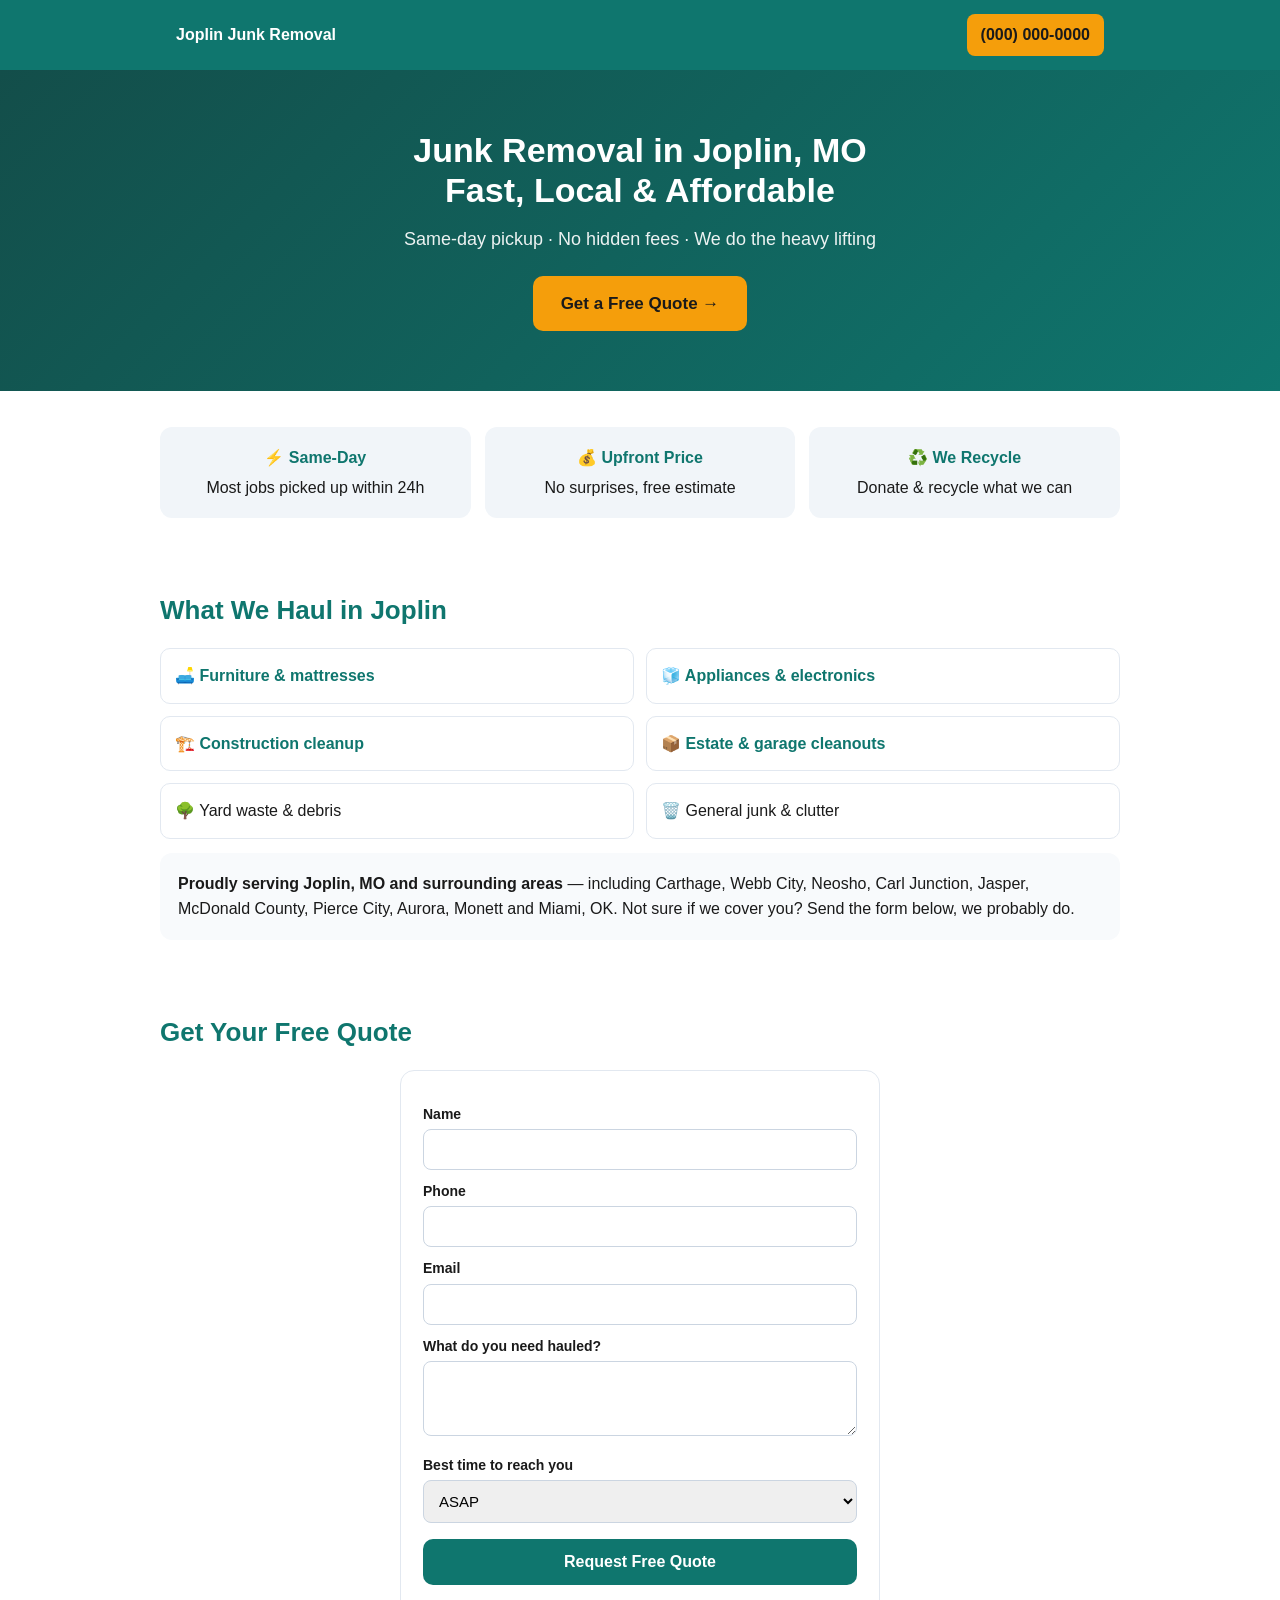
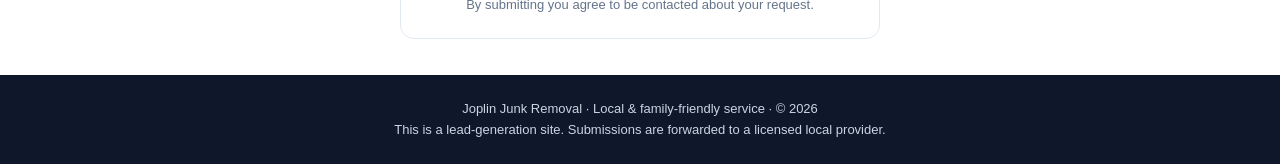
<file: index.html>
<!DOCTYPE html>
<html lang="en">
<head>
<meta charset="UTF-8" />
<meta name="viewport" content="width=device-width, initial-scale=1.0" />
<meta name="google-site-verification" content="6bH9EthlqCvYDtZOpB6VjNLC4aDXg5K7tRNq816-dIY" />
<title>Junk Removal in Joplin, MO | Fast, Local & Affordable</title>
<meta name="description" content="Need junk removal in Joplin, MO? We haul furniture, appliances, yard waste and debris fast. Same-day pickup available. Get a free quote today." />
<script type="application/ld+json">
{
  "@context": "https://schema.org",
  "@type": "LocalBusiness",
  "name": "Joplin Junk Removal",
  "areaServed": "Joplin, MO",
  "telephone": "+1-000-000-0000",
  "url": "https://liuxiaohang666888.github.io/joplin-junk/",
  "priceRange": "$$",
  "address": { "@type": "PostalAddress", "addressLocality": "Joplin", "addressRegion": "MO", "addressCountry": "US" }
}
</script>
<link rel="stylesheet" href="style.css" />
</head>
<body>

<header>
  <div class="wrap">
    <a href="./">Joplin Junk Removal</a>
    <a class="phone" href="tel:+10000000000">(000) 000-0000</a>
  </div>
</header>

<section class="hero">
  <div class="wrap">
    <h1>Junk Removal in Joplin, MO<br/>Fast, Local &amp; Affordable</h1>
    <p>Same-day pickup &middot; No hidden fees &middot; We do the heavy lifting</p>
    <a class="btn" href="#quote">Get a Free Quote &rarr;</a>
  </div>
</section>

<section class="wrap benefits">
  <div class="benefit"><b>⚡ Same-Day</b>Most jobs picked up within 24h</div>
  <div class="benefit"><b>💰 Upfront Price</b>No surprises, free estimate</div>
  <div class="benefit"><b>♻️ We Recycle</b>Donate &amp; recycle what we can</div>
</section>

<section class="section wrap">
  <h2>What We Haul in Joplin</h2>
  <div class="services">
    <div><a href="furniture-removal.html">🛋️ Furniture &amp; mattresses</a></div>
    <div><a href="appliance-removal.html">🧊 Appliances &amp; electronics</a></div>
    <div><a href="construction-debris.html">🏗️ Construction cleanup</a></div>
    <div><a href="estate-cleanout.html">📦 Estate &amp; garage cleanouts</a></div>
    <div>🌳 Yard waste &amp; debris</div>
    <div>🗑️ General junk &amp; clutter</div>
  </div>
  <div class="area">
    <b>Proudly serving Joplin, MO and surrounding areas</b> — including Carthage, Webb City, Neosho, Carl Junction, Jasper, McDonald County, Pierce City, Aurora, Monett and Miami, OK. Not sure if we cover you? Send the form below, we probably do.
  </div>
</section>

<section class="section wrap" id="quote">
  <h2>Get Your Free Quote</h2>
  <!-- 表单已接好：客户填完 → 自动发到你 QQ 邮箱，无需注册账号 -->
  <form action="https://formsubmit.co/liuxiaohang529@qq.com" method="POST">
    <input type="hidden" name="_subject" value="New Joplin Junk Lead" />
    <input type="hidden" name="_next" value="https://liuxiaohang666888.github.io/joplin-junk/" />
    <label>Name</label>
    <input type="text" name="name" required />
    <label>Phone</label>
    <input type="tel" name="phone" required />
    <label>Email</label>
    <input type="email" name="email" />
    <label>What do you need hauled?</label>
    <textarea name="message" rows="3"></textarea>
    <label>Best time to reach you</label>
    <select name="timing">
      <option>ASAP</option>
      <option>This week</option>
      <option>Just pricing</option>
    </select>
    <button type="submit">Request Free Quote</button>
    <p class="note">By submitting you agree to be contacted about your request.</p>
  </form>
</section>

<footer>
  <div class="wrap">
    Joplin Junk Removal &middot; Local &amp; family-friendly service &middot; &copy; 2026<br/>
    This is a lead-generation site. Submissions are forwarded to a licensed local provider.
  </div>
</footer>

</body>
</html>
</file>
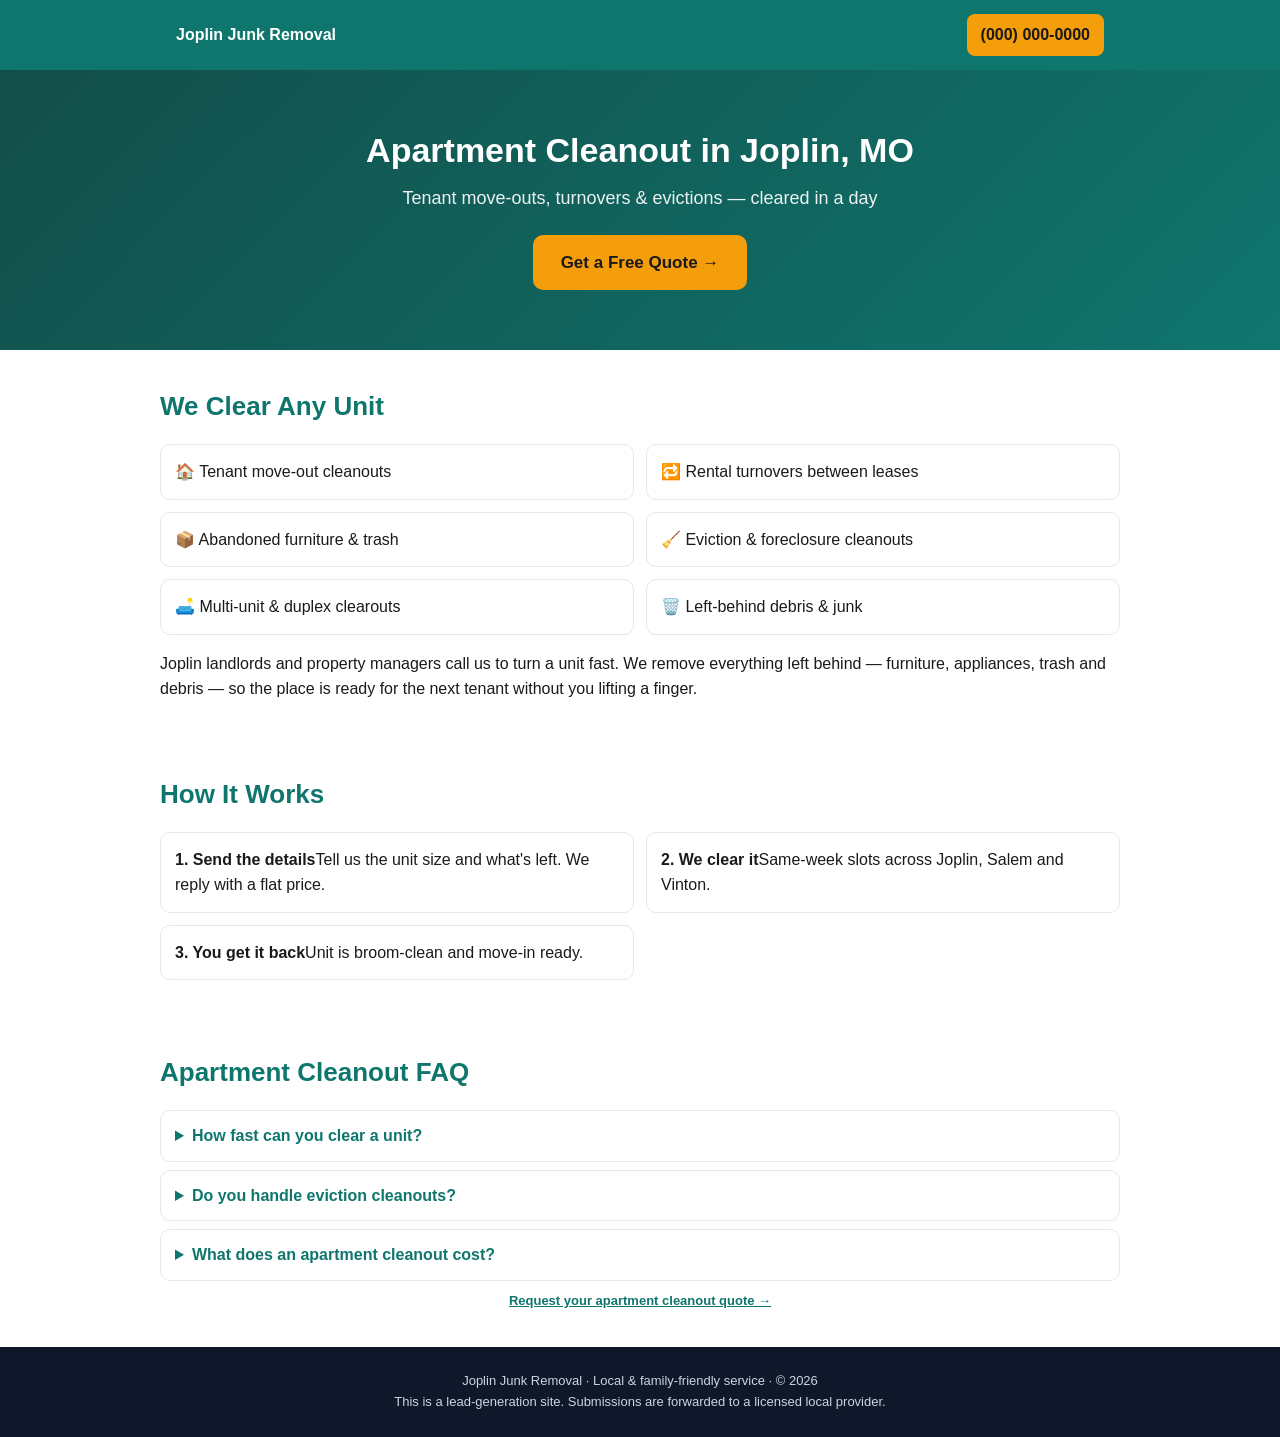
<file: apartment-cleanout.html>
<!DOCTYPE html>
<html lang="en">
<head>
<meta charset="UTF-8" />
<meta name="viewport" content="width=device-width, initial-scale=1.0" />
<title>Apartment Cleanout in Joplin, MO | Tenant & Move-Out Cleanouts</title>
<meta name="description" content="Apartment cleanout in Joplin, MO. Tenant move-outs, evictions, and multi-unit turnovers cleared fast. We haul furniture, trash and debris." />
<link rel="stylesheet" href="style.css" />
</head>
<body>

<header>
  <div class="wrap">
    <a href="./">Joplin Junk Removal</a>
    <a class="phone" href="tel:+10000000000">(000) 000-0000</a>
  </div>
</header>

<section class="hero">
  <div class="wrap">
    <h1>Apartment Cleanout in Joplin, MO</h1>
    <p>Tenant move-outs, turnovers &amp; evictions — cleared in a day</p>
    <a class="btn" href="index.html#quote">Get a Free Quote &rarr;</a>
  </div>
</section>

<section class="section wrap">
  <h2>We Clear Any Unit</h2>
  <div class="services">
    <div>🏠 Tenant move-out cleanouts</div>
    <div>🔁 Rental turnovers between leases</div>
    <div>📦 Abandoned furniture &amp; trash</div>
    <div>🧹 Eviction &amp; foreclosure cleanouts</div>
    <div>🛋️ Multi-unit &amp; duplex clearouts</div>
    <div>🗑️ Left-behind debris &amp; junk</div>
  </div>
  <p style="margin-top:16px">Joplin landlords and property managers call us to turn a unit fast. We remove everything left behind — furniture, appliances, trash and debris — so the place is ready for the next tenant without you lifting a finger.</p>
</section>

<section class="section wrap">
  <h2>How It Works</h2>
  <div class="services">
    <div><b>1. Send the details</b>Tell us the unit size and what's left. We reply with a flat price.</div>
    <div><b>2. We clear it</b>Same-week slots across Joplin, Salem and Vinton.</div>
    <div><b>3. You get it back</b>Unit is broom-clean and move-in ready.</div>
  </div>
</section>

<section class="section wrap">
  <h2>Apartment Cleanout FAQ</h2>
  <div class="faq">
    <details><summary>How fast can you clear a unit?</summary><p>Most single apartment cleanouts are done in a few hours. Send the form and we'll book the next open slot, often same-week.</p></details>
    <details><summary>Do you handle eviction cleanouts?</summary><p>Yes. We regularly clear eviction and abandoned units for local landlords and managers. Everything left behind is removed and disposed responsibly.</p></details>
    <details><summary>What does an apartment cleanout cost?</summary><p>Pricing depends on volume and how much is left behind. Most cleanouts run a flat project rate — send the form for a free quote, no obligation.</p></details>
  </div>
  <p class="note"><a href="index.html#quote" style="color:#0f766e;font-weight:700">Request your apartment cleanout quote &rarr;</a></p>
</section>

<footer>
  <div class="wrap">Joplin Junk Removal &middot; Local &amp; family-friendly service &middot; &copy; 2026<br/>This is a lead-generation site. Submissions are forwarded to a licensed local provider.</div>
</footer>

</body>
</html>
</file>
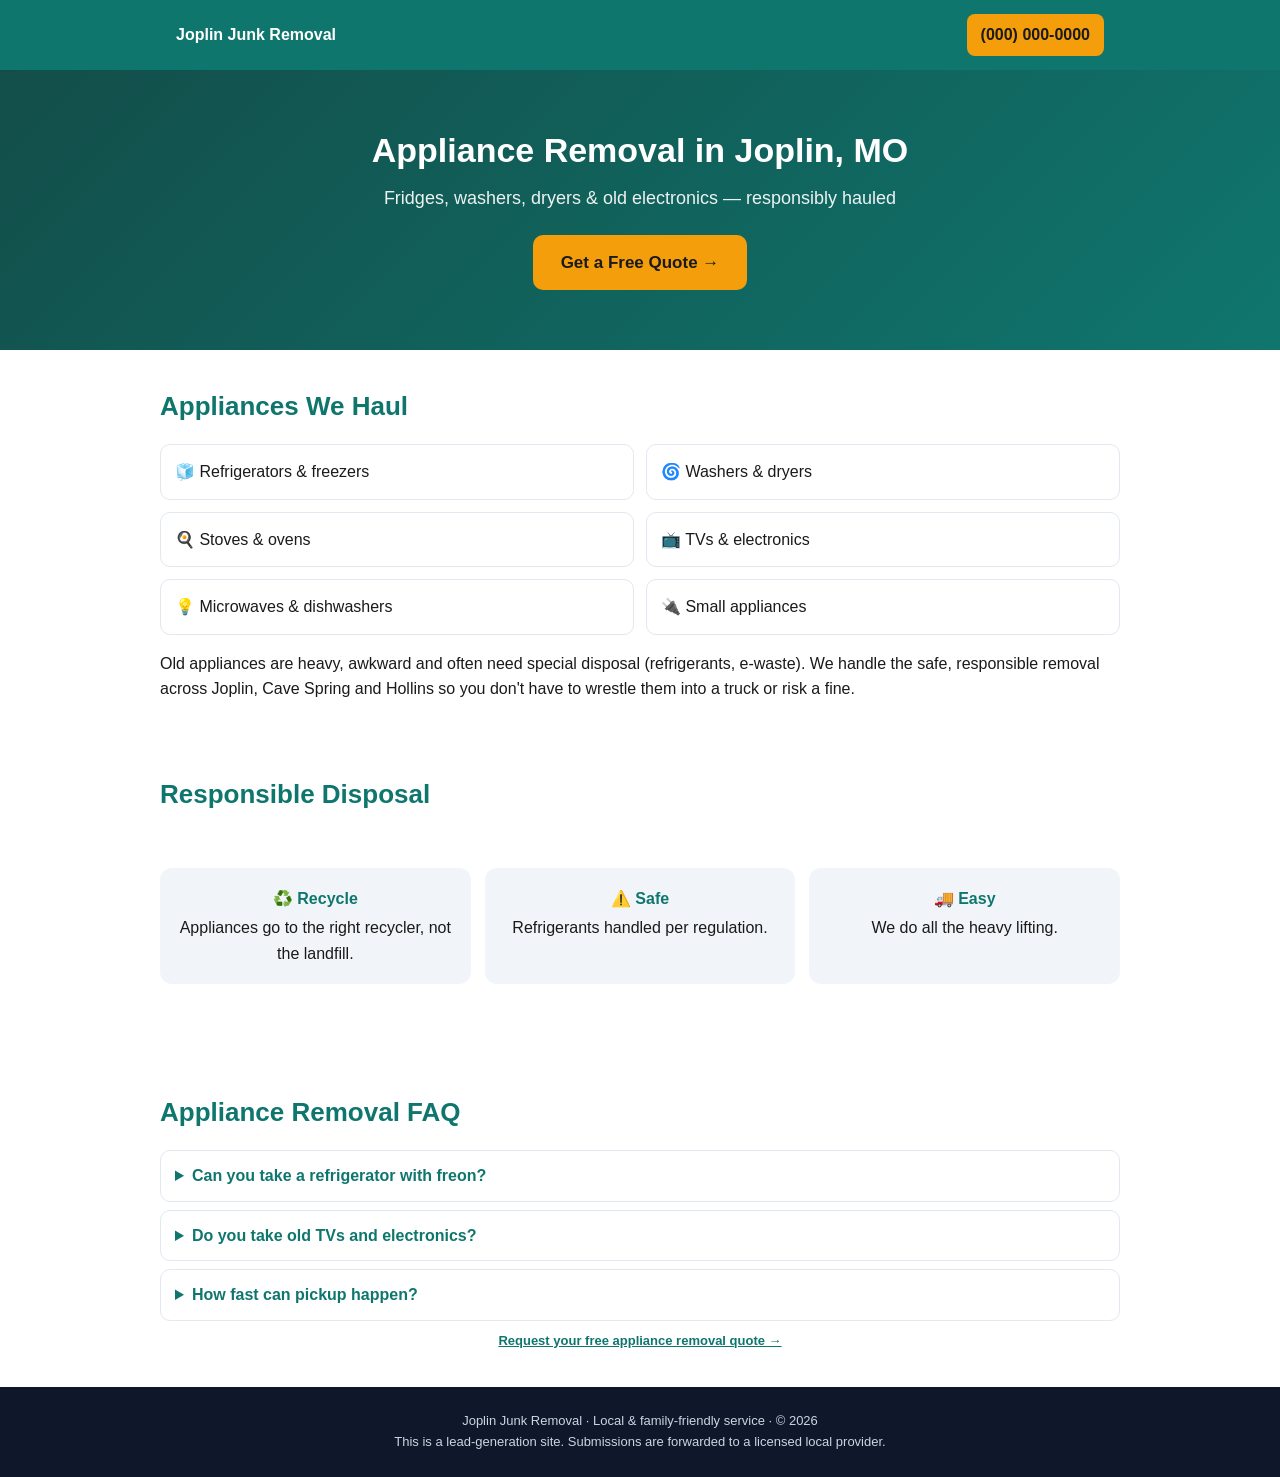
<file: appliance-removal.html>
<!DOCTYPE html>
<html lang="en">
<head>
<meta charset="UTF-8" />
<meta name="viewport" content="width=device-width, initial-scale=1.0" />
<title>Appliance Removal in Joplin, MO | Fridges, Washers & More</title>
<meta name="description" content="Appliance removal in Joplin, MO. We haul refrigerators, washers, dryers, stoves and electronics responsibly. Free quote, same-day pickup." />
<link rel="stylesheet" href="style.css" />
</head>
<body>

<header>
  <div class="wrap">
    <a href="./">Joplin Junk Removal</a>
    <a class="phone" href="tel:+10000000000">(000) 000-0000</a>
  </div>
</header>

<section class="hero">
  <div class="wrap">
    <h1>Appliance Removal in Joplin, MO</h1>
    <p>Fridges, washers, dryers &amp; old electronics — responsibly hauled</p>
    <a class="btn" href="index.html#quote">Get a Free Quote &rarr;</a>
  </div>
</section>

<section class="section wrap">
  <h2>Appliances We Haul</h2>
  <div class="services">
    <div>🧊 Refrigerators &amp; freezers</div>
    <div>🌀 Washers &amp; dryers</div>
    <div>🍳 Stoves &amp; ovens</div>
    <div>📺 TVs &amp; electronics</div>
    <div>💡 Microwaves &amp; dishwashers</div>
    <div>🔌 Small appliances</div>
  </div>
  <p style="margin-top:16px">Old appliances are heavy, awkward and often need special disposal (refrigerants, e-waste). We handle the safe, responsible removal across Joplin, Cave Spring and Hollins so you don't have to wrestle them into a truck or risk a fine.</p>
</section>

<section class="section wrap">
  <h2>Responsible Disposal</h2>
  <div class="benefits">
    <div class="benefit"><b>♻️ Recycle</b>Appliances go to the right recycler, not the landfill.</div>
    <div class="benefit"><b>⚠️ Safe</b>Refrigerants handled per regulation.</div>
    <div class="benefit"><b>🚚 Easy</b>We do all the heavy lifting.</div>
  </div>
</section>

<section class="section wrap">
  <h2>Appliance Removal FAQ</h2>
  <div class="faq">
    <details><summary>Can you take a refrigerator with freon?</summary><p>Yes. We remove fridges and freezers and handle refrigerant disposal the proper way. Mention it on the form so we bring the right setup.</p></details>
    <details><summary>Do you take old TVs and electronics?</summary><p>Yes — TVs, computers and e-waste are common pickups. They're routed to e-waste recycling.</p></details>
    <details><summary>How fast can pickup happen?</summary><p>Usually same-day or next-day in the Joplin area. Mark "ASAP" on the form.</p></details>
  </div>
  <p class="note"><a href="index.html#quote" style="color:#0f766e;font-weight:700">Request your free appliance removal quote &rarr;</a></p>
</section>

<footer>
  <div class="wrap">Joplin Junk Removal &middot; Local &amp; family-friendly service &middot; &copy; 2026<br/>This is a lead-generation site. Submissions are forwarded to a licensed local provider.</div>
</footer>

</body>
</html>
</file>
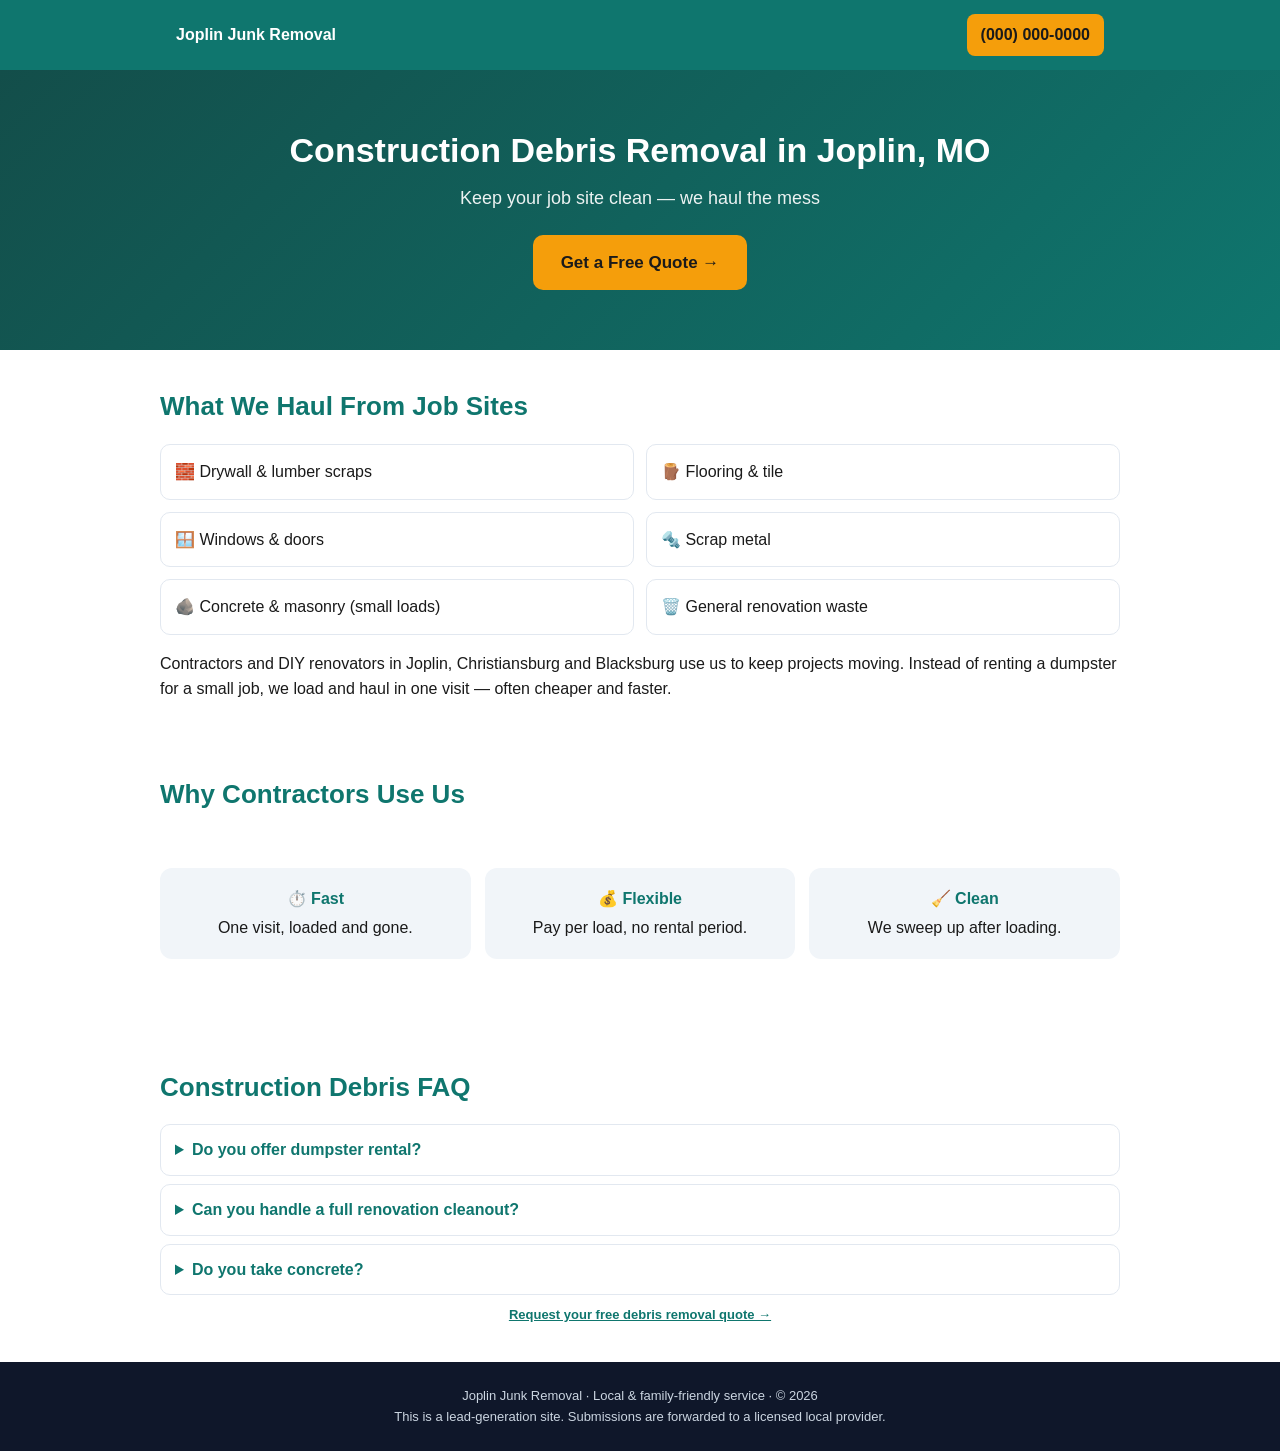
<file: construction-debris.html>
<!DOCTYPE html>
<html lang="en">
<head>
<meta charset="UTF-8" />
<meta name="viewport" content="width=device-width, initial-scale=1.0" />
<title>Construction Debris Removal in Joplin, MO | Job-Site Cleanup</title>
<meta name="description" content="Construction debris removal in Joplin, MO. We keep job sites and renovations clean — drywall, lumber, flooring and more hauled away fast." />
<link rel="stylesheet" href="style.css" />
</head>
<body>

<header>
  <div class="wrap">
    <a href="./">Joplin Junk Removal</a>
    <a class="phone" href="tel:+10000000000">(000) 000-0000</a>
  </div>
</header>

<section class="hero">
  <div class="wrap">
    <h1>Construction Debris Removal in Joplin, MO</h1>
    <p>Keep your job site clean — we haul the mess</p>
    <a class="btn" href="index.html#quote">Get a Free Quote &rarr;</a>
  </div>
</section>

<section class="section wrap">
  <h2>What We Haul From Job Sites</h2>
  <div class="services">
    <div>🧱 Drywall &amp; lumber scraps</div>
    <div>🪵 Flooring &amp; tile</div>
    <div>🪟 Windows &amp; doors</div>
    <div>🔩 Scrap metal</div>
    <div>🪨 Concrete &amp; masonry (small loads)</div>
    <div>🗑️ General renovation waste</div>
  </div>
  <p style="margin-top:16px">Contractors and DIY renovators in Joplin, Christiansburg and Blacksburg use us to keep projects moving. Instead of renting a dumpster for a small job, we load and haul in one visit — often cheaper and faster.</p>
</section>

<section class="section wrap">
  <h2>Why Contractors Use Us</h2>
  <div class="benefits">
    <div class="benefit"><b>⏱️ Fast</b>One visit, loaded and gone.</div>
    <div class="benefit"><b>💰 Flexible</b>Pay per load, no rental period.</div>
    <div class="benefit"><b>🧹 Clean</b>We sweep up after loading.</div>
  </div>
</section>

<section class="section wrap">
  <h2>Construction Debris FAQ</h2>
  <div class="faq">
    <details><summary>Do you offer dumpster rental?</summary><p>We focus on full-service loading and hauling rather than drop-off dumpsters. For many small-to-mid jobs that's quicker and costs less. Tell us the scope on the form.</p></details>
    <details><summary>Can you handle a full renovation cleanout?</summary><p>Yes. Multiple loads are no problem — we return as needed until the site is clear.</p></details>
    <details><summary>Do you take concrete?</summary><p>Small concrete and masonry loads, yes. Larger amounts may need a specialized hauler; we'll point you the right way.</p></details>
  </div>
  <p class="note"><a href="index.html#quote" style="color:#0f766e;font-weight:700">Request your free debris removal quote &rarr;</a></p>
</section>

<footer>
  <div class="wrap">Joplin Junk Removal &middot; Local &amp; family-friendly service &middot; &copy; 2026<br/>This is a lead-generation site. Submissions are forwarded to a licensed local provider.</div>
</footer>

</body>
</html>
</file>
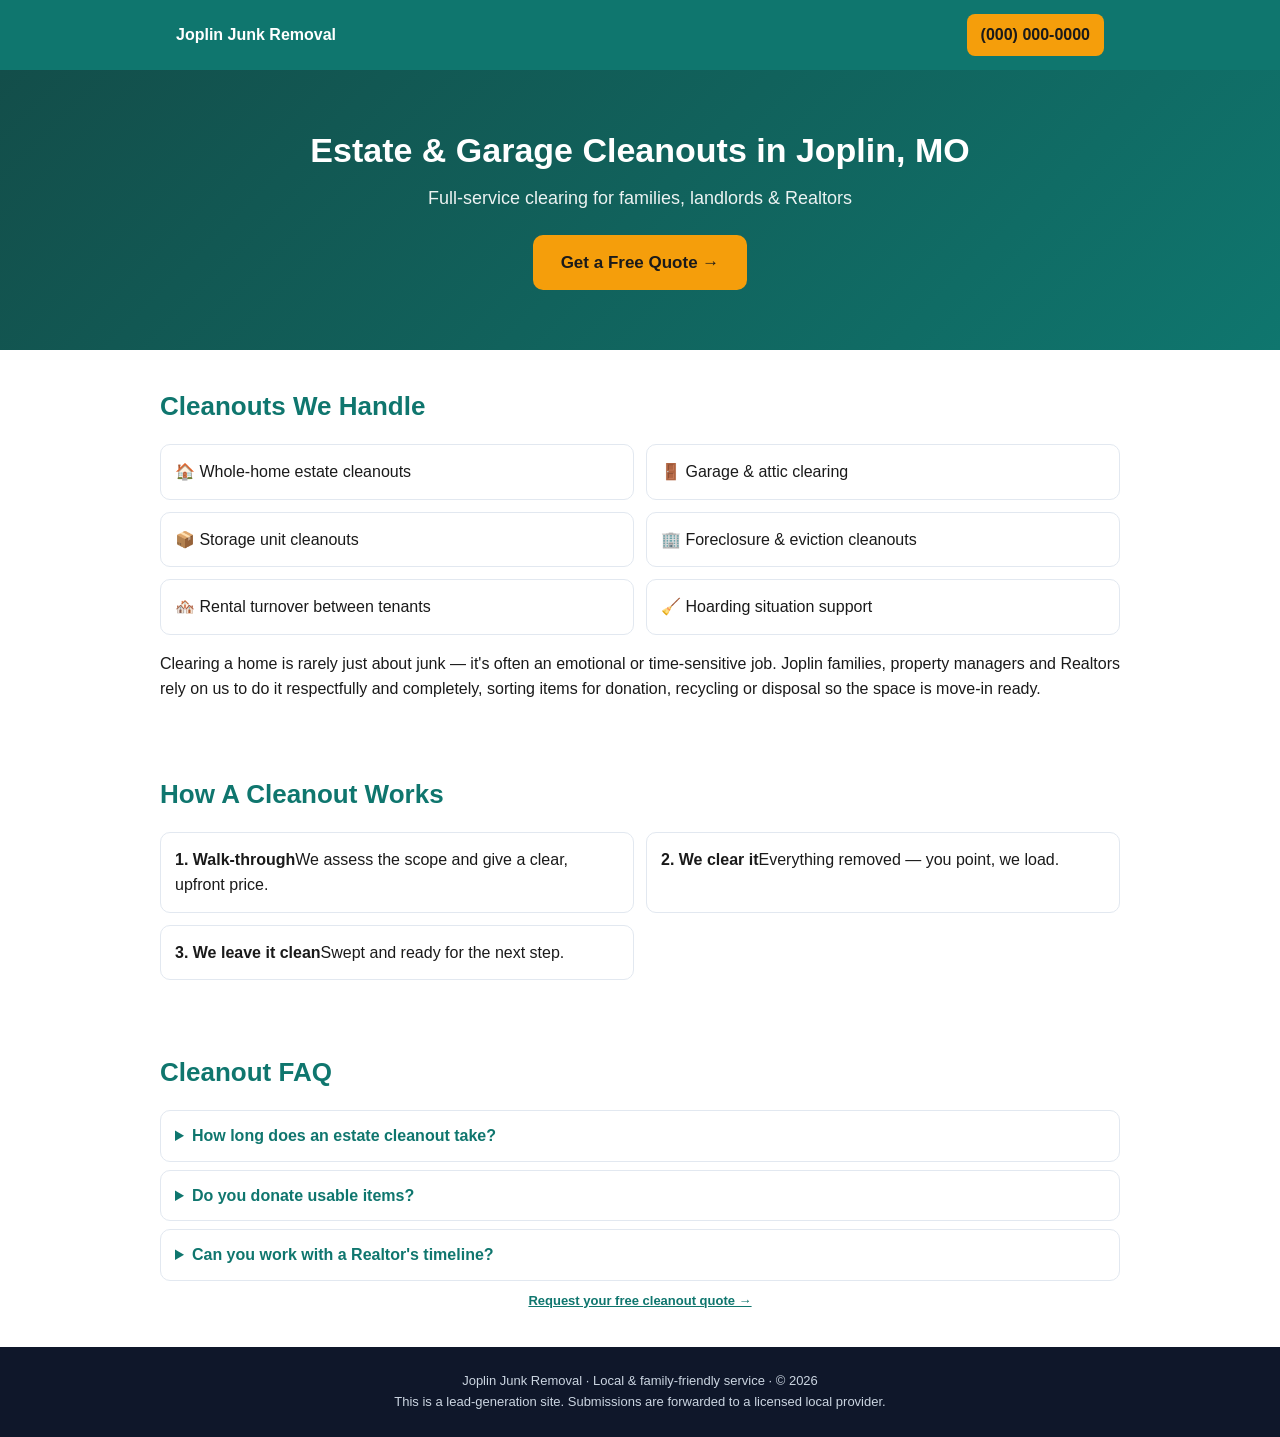
<file: estate-cleanout.html>
<!DOCTYPE html>
<html lang="en">
<head>
<meta charset="UTF-8" />
<meta name="viewport" content="width=device-width, initial-scale=1.0" />
<title>Estate & Garage Cleanouts in Joplin, MO | Full-Service</title>
<meta name="description" content="Estate, garage and storage cleanouts in Joplin, MO. Compassionate, full-service clearing for families, landlords and Realtors. Free quote." />
<link rel="stylesheet" href="style.css" />
</head>
<body>

<header>
  <div class="wrap">
    <a href="./">Joplin Junk Removal</a>
    <a class="phone" href="tel:+10000000000">(000) 000-0000</a>
  </div>
</header>

<section class="hero">
  <div class="wrap">
    <h1>Estate &amp; Garage Cleanouts in Joplin, MO</h1>
    <p>Full-service clearing for families, landlords &amp; Realtors</p>
    <a class="btn" href="index.html#quote">Get a Free Quote &rarr;</a>
  </div>
</section>

<section class="section wrap">
  <h2>Cleanouts We Handle</h2>
  <div class="services">
    <div>🏠 Whole-home estate cleanouts</div>
    <div>🚪 Garage &amp; attic clearing</div>
    <div>📦 Storage unit cleanouts</div>
    <div>🏢 Foreclosure &amp; eviction cleanouts</div>
    <div>🏘️ Rental turnover between tenants</div>
    <div>🧹 Hoarding situation support</div>
  </div>
  <p style="margin-top:16px">Clearing a home is rarely just about junk — it's often an emotional or time-sensitive job. Joplin families, property managers and Realtors rely on us to do it respectfully and completely, sorting items for donation, recycling or disposal so the space is move-in ready.</p>
</section>

<section class="section wrap">
  <h2>How A Cleanout Works</h2>
  <div class="services">
    <div><b>1. Walk-through</b>We assess the scope and give a clear, upfront price.</div>
    <div><b>2. We clear it</b>Everything removed — you point, we load.</div>
    <div><b>3. We leave it clean</b>Swept and ready for the next step.</div>
  </div>
</section>

<section class="section wrap">
  <h2>Cleanout FAQ</h2>
  <div class="faq">
    <details><summary>How long does an estate cleanout take?</summary><p>A standard home is usually cleared in a day. Larger estates may take two. We'll give you a realistic timeline up front.</p></details>
    <details><summary>Do you donate usable items?</summary><p>Whenever possible, yes — we route furniture, clothing and goods to local Joplin charities.</p></details>
    <details><summary>Can you work with a Realtor's timeline?</summary><p>Absolutely. Many of our cleanouts are scheduled around a listing or closing date; tell us the deadline on the form.</p></details>
  </div>
  <p class="note"><a href="index.html#quote" style="color:#0f766e;font-weight:700">Request your free cleanout quote &rarr;</a></p>
</section>

<footer>
  <div class="wrap">Joplin Junk Removal &middot; Local &amp; family-friendly service &middot; &copy; 2026<br/>This is a lead-generation site. Submissions are forwarded to a licensed local provider.</div>
</footer>

</body>
</html>
</file>
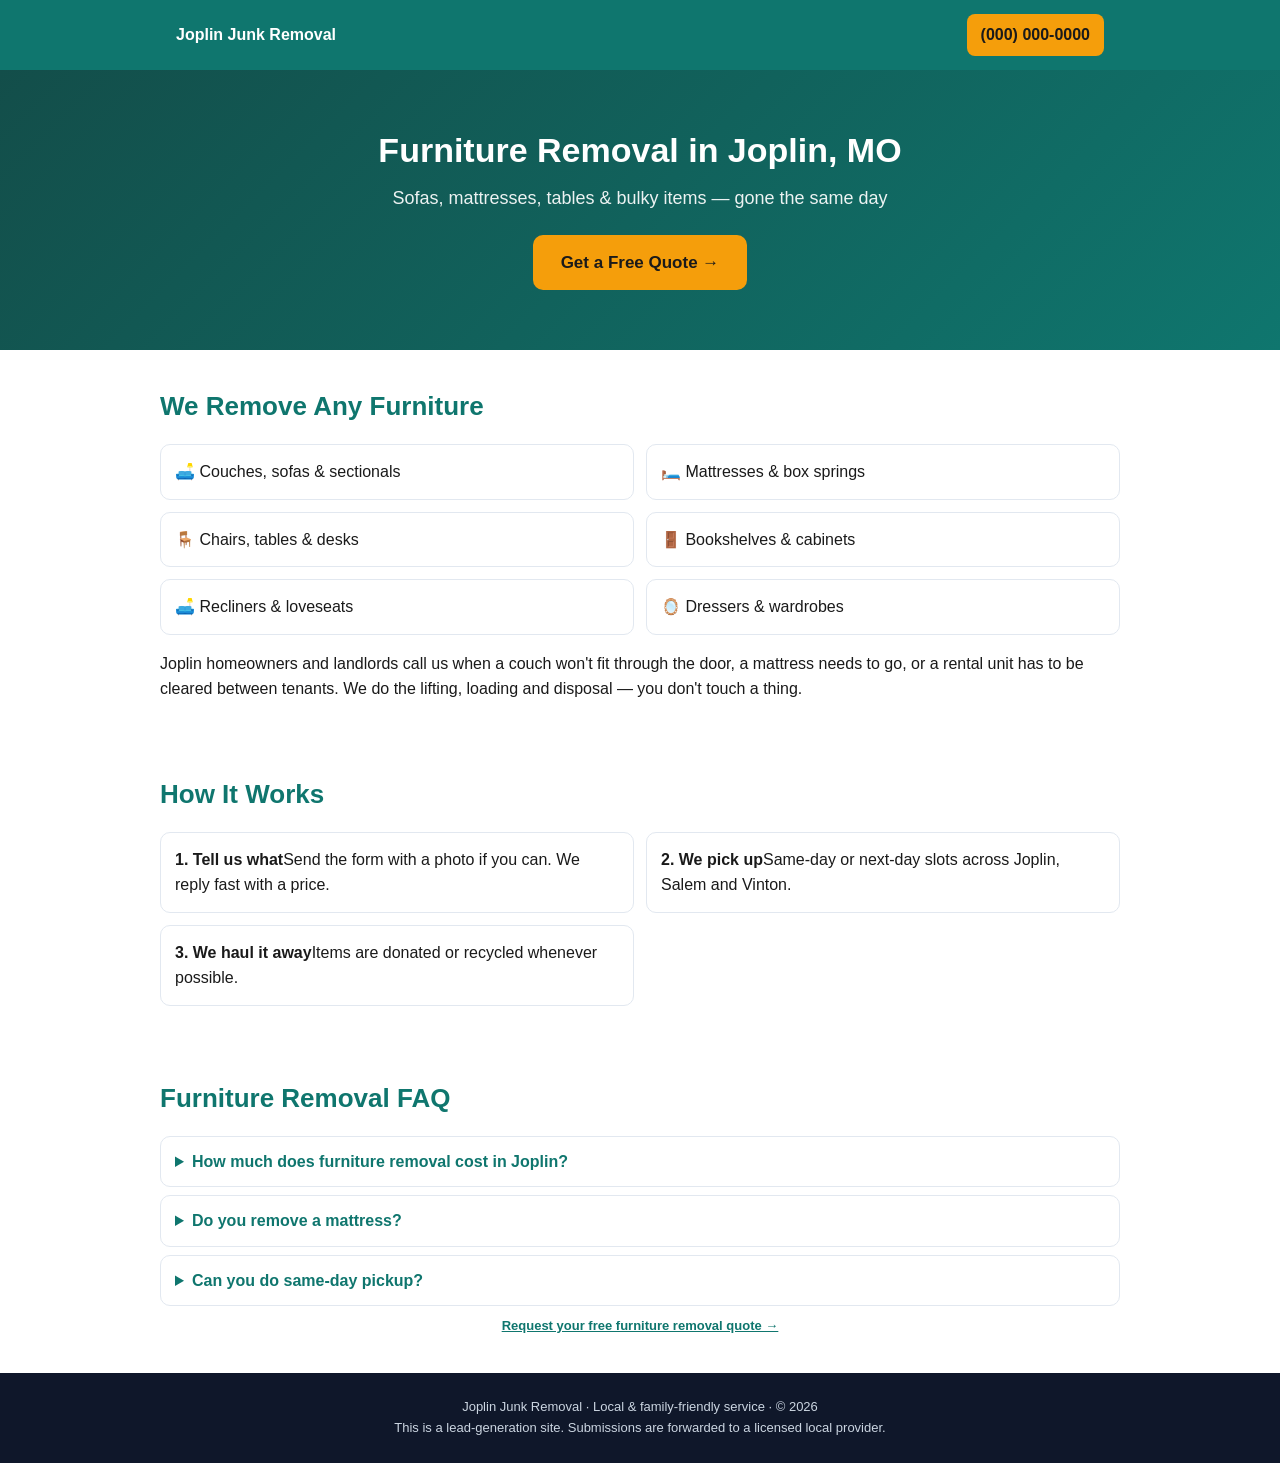
<file: furniture-removal.html>
<!DOCTYPE html>
<html lang="en">
<head>
<meta charset="UTF-8" />
<meta name="viewport" content="width=device-width, initial-scale=1.0" />
<title>Furniture Removal in Joplin, MO | Sofas, Mattresses & More</title>
<meta name="description" content="Furniture removal in Joplin, MO. We haul sofas, mattresses, tables and bulky items fast and affordably. Same-day pickup available." />
<link rel="stylesheet" href="style.css" />
</head>
<body>

<header>
  <div class="wrap">
    <a href="./">Joplin Junk Removal</a>
    <a class="phone" href="tel:+10000000000">(000) 000-0000</a>
  </div>
</header>

<section class="hero">
  <div class="wrap">
    <h1>Furniture Removal in Joplin, MO</h1>
    <p>Sofas, mattresses, tables &amp; bulky items — gone the same day</p>
    <a class="btn" href="index.html#quote">Get a Free Quote &rarr;</a>
  </div>
</section>

<section class="section wrap">
  <h2>We Remove Any Furniture</h2>
  <div class="services">
    <div>🛋️ Couches, sofas &amp; sectionals</div>
    <div>🛏️ Mattresses &amp; box springs</div>
    <div>🪑 Chairs, tables &amp; desks</div>
    <div>🚪 Bookshelves &amp; cabinets</div>
    <div>🛋️ Recliners &amp; loveseats</div>
    <div>🪞 Dressers &amp; wardrobes</div>
  </div>
  <p style="margin-top:16px">Joplin homeowners and landlords call us when a couch won't fit through the door, a mattress needs to go, or a rental unit has to be cleared between tenants. We do the lifting, loading and disposal — you don't touch a thing.</p>
</section>

<section class="section wrap">
  <h2>How It Works</h2>
  <div class="services">
    <div><b>1. Tell us what</b>Send the form with a photo if you can. We reply fast with a price.</div>
    <div><b>2. We pick up</b>Same-day or next-day slots across Joplin, Salem and Vinton.</div>
    <div><b>3. We haul it away</b>Items are donated or recycled whenever possible.</div>
  </div>
</section>

<section class="section wrap">
  <h2>Furniture Removal FAQ</h2>
  <div class="faq">
    <details><summary>How much does furniture removal cost in Joplin?</summary><p>Pricing is volume-based — a single couch is far cheaper than a full truckload. Most single-item pickups start around $80–$120. Send the form for a free, no-obligation quote.</p></details>
    <details><summary>Do you remove a mattress?</summary><p>Yes. Mattresses and box springs are a common pickup. Some items carry a small disposal fee at the local transfer station; we'll tell you upfront.</p></details>
    <details><summary>Can you do same-day pickup?</summary><p>Often yes, especially for single bulky items. Request "ASAP" on the form and we'll confirm the next available slot.</p></details>
  </div>
  <p class="note"><a href="index.html#quote" style="color:#0f766e;font-weight:700">Request your free furniture removal quote &rarr;</a></p>
</section>

<footer>
  <div class="wrap">Joplin Junk Removal &middot; Local &amp; family-friendly service &middot; &copy; 2026<br/>This is a lead-generation site. Submissions are forwarded to a licensed local provider.</div>
</footer>

</body>
</html>
</file>
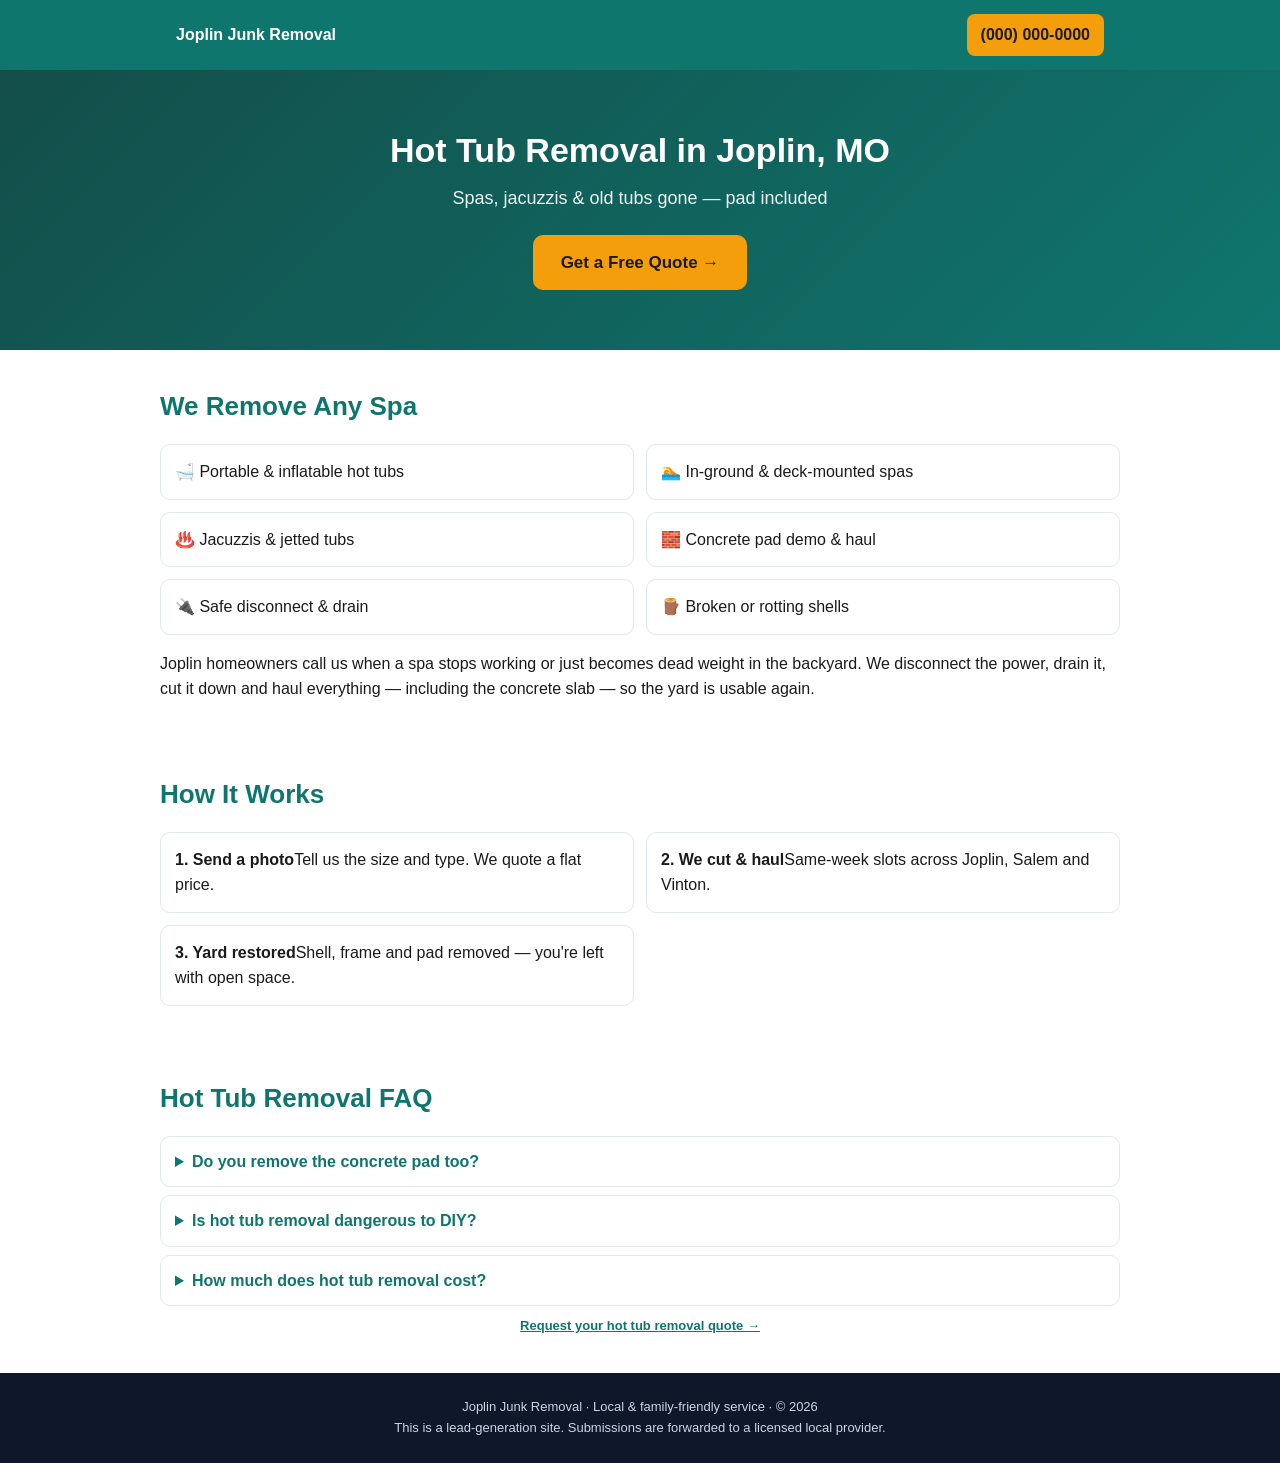
<file: hot-tub-removal.html>
<!DOCTYPE html>
<html lang="en">
<head>
<meta charset="UTF-8" />
<meta name="viewport" content="width=device-width, initial-scale=1.0" />
<title>Hot Tub Removal in Joplin, MO | Spa & Jacuzzi Hauling</title>
<meta name="description" content="Hot tub removal in Joplin, MO. We disconnect, drain and haul away spas, jacuzzis and old tubs — including the concrete pad. Same-week pickup." />
<link rel="stylesheet" href="style.css" />
</head>
<body>

<header>
  <div class="wrap">
    <a href="./">Joplin Junk Removal</a>
    <a class="phone" href="tel:+10000000000">(000) 000-0000</a>
  </div>
</header>

<section class="hero">
  <div class="wrap">
    <h1>Hot Tub Removal in Joplin, MO</h1>
    <p>Spas, jacuzzis &amp; old tubs gone — pad included</p>
    <a class="btn" href="index.html#quote">Get a Free Quote &rarr;</a>
  </div>
</section>

<section class="section wrap">
  <h2>We Remove Any Spa</h2>
  <div class="services">
    <div>🛁 Portable &amp; inflatable hot tubs</div>
    <div>🏊 In-ground &amp; deck-mounted spas</div>
    <div>♨️ Jacuzzis &amp; jetted tubs</div>
    <div>🧱 Concrete pad demo &amp; haul</div>
    <div>🔌 Safe disconnect &amp; drain</div>
    <div>🪵 Broken or rotting shells</div>
  </div>
  <p style="margin-top:16px">Joplin homeowners call us when a spa stops working or just becomes dead weight in the backyard. We disconnect the power, drain it, cut it down and haul everything — including the concrete slab — so the yard is usable again.</p>
</section>

<section class="section wrap">
  <h2>How It Works</h2>
  <div class="services">
    <div><b>1. Send a photo</b>Tell us the size and type. We quote a flat price.</div>
    <div><b>2. We cut &amp; haul</b>Same-week slots across Joplin, Salem and Vinton.</div>
    <div><b>3. Yard restored</b>Shell, frame and pad removed — you're left with open space.</div>
  </div>
</section>

<section class="section wrap">
  <h2>Hot Tub Removal FAQ</h2>
  <div class="faq">
    <details><summary>Do you remove the concrete pad too?</summary><p>Yes. We can break up and haul the concrete slab so the spot is clear. Mention it on the form so we bring the right gear.</p></details>
    <details><summary>Is hot tub removal dangerous to DIY?</summary><p>It can be — spas hold water, wiring and heavy shells. Most homeowners are better off letting us handle the disconnect and haul. Send the form for a safe, insured pickup.</p></details>
    <details><summary>How much does hot tub removal cost?</summary><p>Pricing depends on size, access and whether the pad comes out. Most removals are a flat project rate — send the form for a free quote.</p></details>
  </div>
  <p class="note"><a href="index.html#quote" style="color:#0f766e;font-weight:700">Request your hot tub removal quote &rarr;</a></p>
</section>

<footer>
  <div class="wrap">Joplin Junk Removal &middot; Local &amp; family-friendly service &middot; &copy; 2026<br/>This is a lead-generation site. Submissions are forwarded to a licensed local provider.</div>
</footer>

</body>
</html>
</file>
<file: style.css>
*{box-sizing:border-box;margin:0;padding:0}
body{font-family:-apple-system,BlinkMacSystemFont,"Segoe UI",Roboto,Helvetica,Arial,sans-serif;color:#1a1a1a;line-height:1.6}
.wrap{max-width:960px;margin:0 auto;padding:0 16px}
header{background:#0f766e;color:#fff;padding:14px 0}
header .wrap{display:flex;justify-content:space-between;align-items:center;flex-wrap:wrap;gap:8px}
header a{color:#fff;text-decoration:none;font-weight:700}
.phone{background:#f59e0b;color:#1a1a1a;padding:8px 14px;border-radius:8px;font-weight:800;white-space:nowrap}
.hero{background:linear-gradient(135deg,#134e4a,#0f766e);color:#fff;padding:60px 0;text-align:center}
.hero h1{font-size:34px;line-height:1.2;margin-bottom:14px}
.hero p{font-size:18px;opacity:.92;margin-bottom:22px}
.btn{display:inline-block;background:#f59e0b;color:#1a1a1a;font-weight:800;padding:14px 28px;border-radius:10px;text-decoration:none;font-size:17px}
.benefits{display:grid;grid-template-columns:repeat(3,1fr);gap:14px;padding:36px 0}
.benefit{background:#f1f5f9;border-radius:12px;padding:18px;text-align:center}
.benefit b{display:block;font-size:16px;margin-bottom:4px;color:#0f766e}
.section{padding:36px 0}
.section h2{font-size:26px;margin-bottom:16px;color:#0f766e}
.services{display:grid;grid-template-columns:repeat(2,1fr);gap:12px}
.services div{background:#fff;border:1px solid #e2e8f0;border-radius:10px;padding:14px}
.services a{color:#0f766e;text-decoration:none;font-weight:600}
.area{background:#f8fafc;border-radius:12px;padding:18px;margin-top:14px}
form{background:#fff;border:1px solid #e2e8f0;border-radius:14px;padding:22px;max-width:480px;margin:0 auto}
form label{display:block;font-size:14px;font-weight:600;margin:10px 0 4px}
form input,form select,form textarea{width:100%;padding:11px;border:1px solid #cbd5e1;border-radius:8px;font-size:15px}
form button{width:100%;margin-top:16px;background:#0f766e;color:#fff;border:0;padding:14px;border-radius:10px;font-weight:800;font-size:16px;cursor:pointer}
.note{text-align:center;font-size:13px;color:#64748b;margin-top:10px}
footer{background:#0f172a;color:#cbd5e1;padding:24px 0;font-size:13px;text-align:center}
.faq{margin-top:14px}
.faq details{border:1px solid #e2e8f0;border-radius:10px;padding:12px 14px;margin-bottom:8px;background:#fff}
.faq summary{font-weight:600;cursor:pointer;color:#0f766e}
@media(max-width:640px){.benefits,.services{grid-template-columns:1fr}.hero h1{font-size:27px}}
</file>
